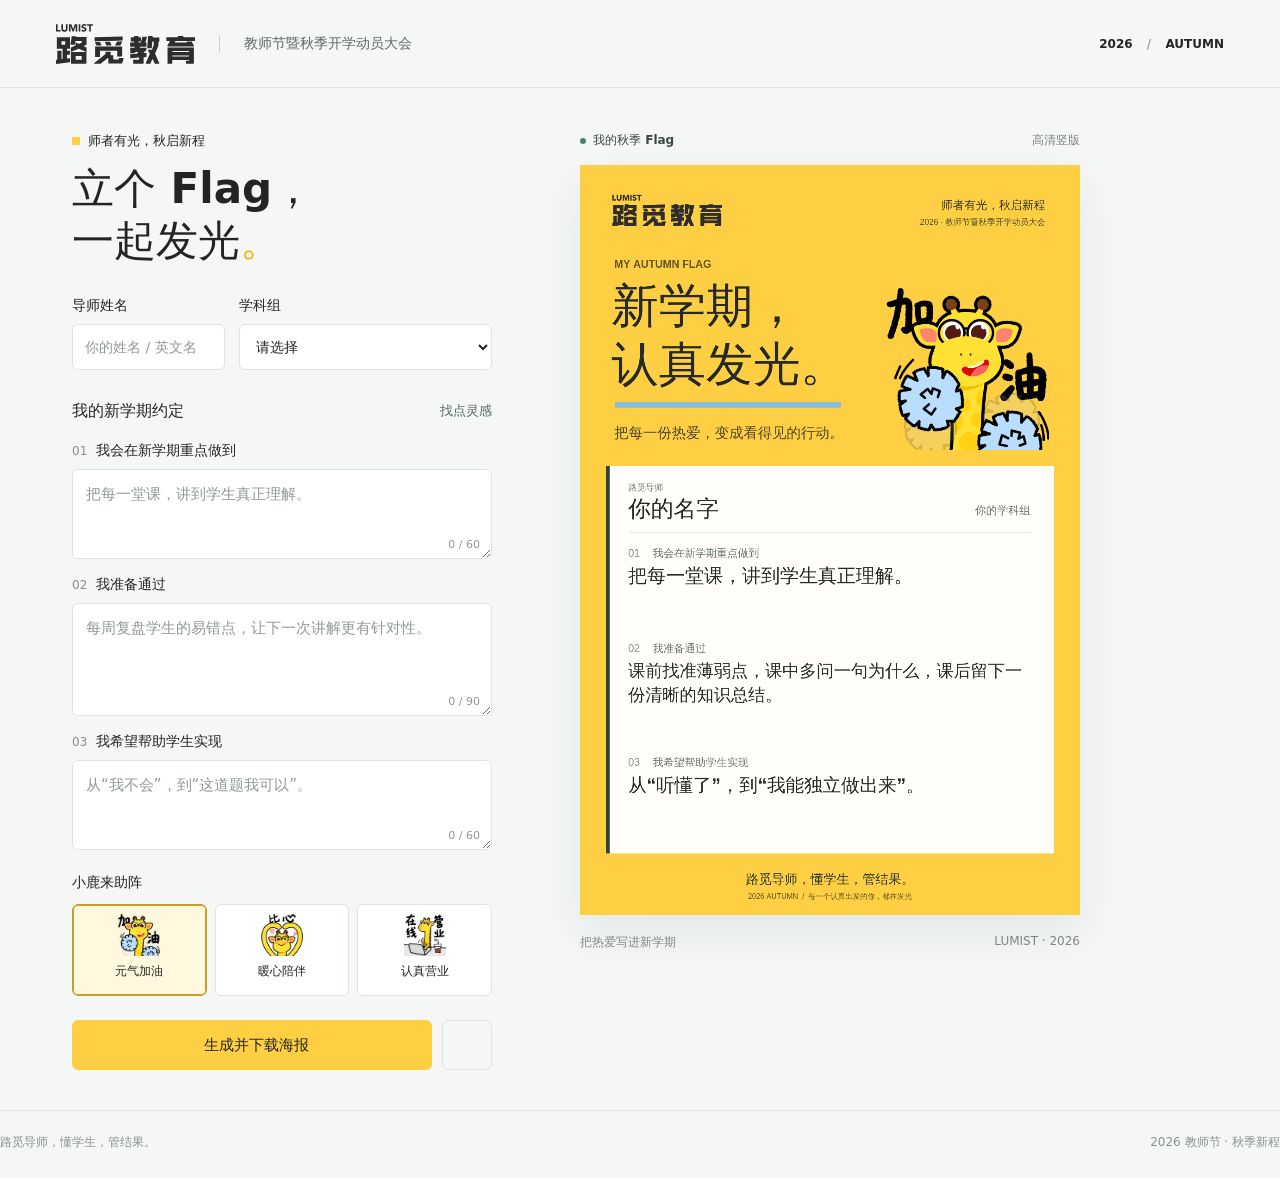
<file: lumist-autumn-flag-2026/index.html>
<!doctype html>
<html lang="zh-CN">
<head>
  <meta charset="UTF-8">
  <meta name="viewport" content="width=device-width, initial-scale=1">
  <meta name="theme-color" content="#ffcf43">
  <meta name="description" content="路觅导师秋季 Flag 海报：写下新学期的目标、行动与期待，生成你的专属海报。">
  <title>路觅导师 · 秋季 Flag</title>
  <link rel="icon" type="image/svg+xml" href="./assets/logo.svg">
  <link rel="stylesheet" href="./style.css">
  <script src="./assets/lucide.js" defer></script>
  <script src="./app.js" defer></script>
</head>
<body>
  <header class="site-header">
    <a class="brand" href="./" aria-label="路觅导师秋季 Flag 首页"><img src="./assets/logo.svg" alt="路觅教育" width="139" height="40"></a>
    <span class="event-title">教师节暨秋季开学动员大会</span>
    <span class="event-year">2026 <span>/</span> AUTUMN</span>
  </header>
  <main class="workspace">
    <section class="editor" aria-labelledby="page-title">
      <div class="intro">
        <p class="eyebrow"><span></span> 师者有光，秋启新程</p>
        <h1 id="page-title">立个 Flag，<br>一起发光<span class="yellow-dot">。</span></h1>
      </div>
      <form id="flag-form" novalidate>
        <div class="identity-row">
          <div class="field">
            <label for="mentor-name">导师姓名</label>
            <input id="mentor-name" name="name" type="text" maxlength="20" placeholder="你的姓名 / 英文名" autocomplete="name" required>
          </div>
          <div class="field">
            <label for="department">学科组</label>
            <select id="department" name="department" required>
              <option value="">请选择</option>
              <option>财会金融组</option>
              <option>国课-数学组</option>
              <option>国课-文科社科组</option>
              <option>国课-物化生组</option>
              <option>经商管理组</option>
              <option>计算机/信息工程/机械工程组</option>
              <option>人文社科组</option>
              <option>数统组</option>
              <option>物化生组</option>
            </select>
          </div>
        </div>
        <div class="section-label"><h2>我的新学期约定</h2><button type="button" id="inspiration" class="text-button" title="选择一组 Flag 参考"><i data-lucide="lightbulb" aria-hidden="true"></i>找点灵感</button></div>
        <div class="field pledge-field">
          <label for="goal"><span class="field-number">01</span>我会在新学期重点做到</label>
          <div class="textarea-wrap"><textarea id="goal" name="goal" rows="2" maxlength="60" placeholder="把每一堂课，讲到学生真正理解。" required></textarea><span class="counter" id="goal-count">0 / 60</span></div>
        </div>
        <div class="field pledge-field">
          <label for="action"><span class="field-number">02</span>我准备通过</label>
          <div class="textarea-wrap"><textarea id="action" name="action" rows="3" maxlength="90" placeholder="每周复盘学生的易错点，让下一次讲解更有针对性。" required></textarea><span class="counter" id="action-count">0 / 90</span></div>
        </div>
        <div class="field pledge-field">
          <label for="outcome"><span class="field-number">03</span>我希望帮助学生实现</label>
          <div class="textarea-wrap"><textarea id="outcome" name="outcome" rows="2" maxlength="60" placeholder="从“我不会”，到“这道题我可以”。" required></textarea><span class="counter" id="outcome-count">0 / 60</span></div>
        </div>
        <fieldset class="mascot-picker"><legend>小鹿来助阵</legend><div class="mascot-options">
          <label class="mascot-option"><input type="radio" name="mascot" value="cheer" checked><span><img src="./assets/cheer.png" alt="" width="46" height="46"><span>元气加油</span><i data-lucide="check" aria-hidden="true"></i></span></label>
          <label class="mascot-option"><input type="radio" name="mascot" value="heart"><span><img src="./assets/heart.png" alt="" width="46" height="46"><span>暖心陪伴</span><i data-lucide="check" aria-hidden="true"></i></span></label>
          <label class="mascot-option"><input type="radio" name="mascot" value="ready"><span><img src="./assets/ready.png" alt="" width="46" height="46"><span>认真营业</span><i data-lucide="check" aria-hidden="true"></i></span></label>
        </div></fieldset>
        <p class="form-error" id="form-error" role="alert" hidden></p>
        <div class="actions"><button class="primary-button" id="download" type="submit"><i data-lucide="download" aria-hidden="true"></i><span>生成并下载海报</span></button><button class="icon-button" id="copy" type="button" aria-label="复制 Flag 文案" title="复制 Flag 文案"><i data-lucide="copy" aria-hidden="true"></i></button></div>
      </form>
    </section>
    <section class="preview-area" aria-label="专属海报预览">
      <div class="preview-topline"><span><span class="live-dot"></span>我的秋季 Flag</span><span>高清竖版</span></div>
      <div class="poster-frame" id="poster-frame" aria-busy="true">
        <canvas id="poster" width="1080" height="1620" role="img" aria-label="秋季 Flag 海报预览"></canvas>
        <div class="loading-overlay" id="loading-overlay">正在准备小鹿…</div>
      </div>
      <div class="preview-bottom"><span>把热爱写进新学期</span><span>LUMIST · 2026</span></div>
      <div class="asset-error" id="asset-error" role="alert" hidden><span>小鹿素材加载失败，请重试。</span><button type="button" id="retry-assets" class="text-button">重新加载</button></div>
    </section>
  </main>
  <footer class="site-footer"><span>路觅导师，懂学生，管结果。</span><span>2026 教师节 · 秋季新程</span></footer>
  <dialog id="inspiration-dialog" class="inspiration-dialog" aria-labelledby="inspiration-title">
    <div class="dialog-heading"><h2 id="inspiration-title">从一个小小的行动开始</h2><button type="button" class="icon-button close-dialog" aria-label="关闭"><i data-lucide="x" aria-hidden="true"></i></button></div>
    <div class="inspiration-list" id="inspiration-list"></div>
  </dialog>
  <dialog id="result-dialog" class="result-dialog" aria-labelledby="result-title">
    <div class="dialog-heading"><div><p class="eyebrow">FLAG 已立，热爱启程</p><h2 id="result-title">你的新学期，开始发光。</h2></div><button type="button" class="icon-button close-dialog" aria-label="关闭"><i data-lucide="x" aria-hidden="true"></i></button></div>
    <div class="result-image-wrap"><img id="result-image" alt="我的秋季 Flag 海报"></div>
    <div class="result-actions"><a class="primary-button" id="save-image" download="路觅秋季Flag.png"><i data-lucide="download" aria-hidden="true"></i>保存海报</a><button type="button" id="share-image" class="secondary-button" hidden><i data-lucide="share-2" aria-hidden="true"></i>分享</button></div>
  </dialog>
  <div class="toast" id="toast" role="status" hidden></div>
</body>
</html>
</file>
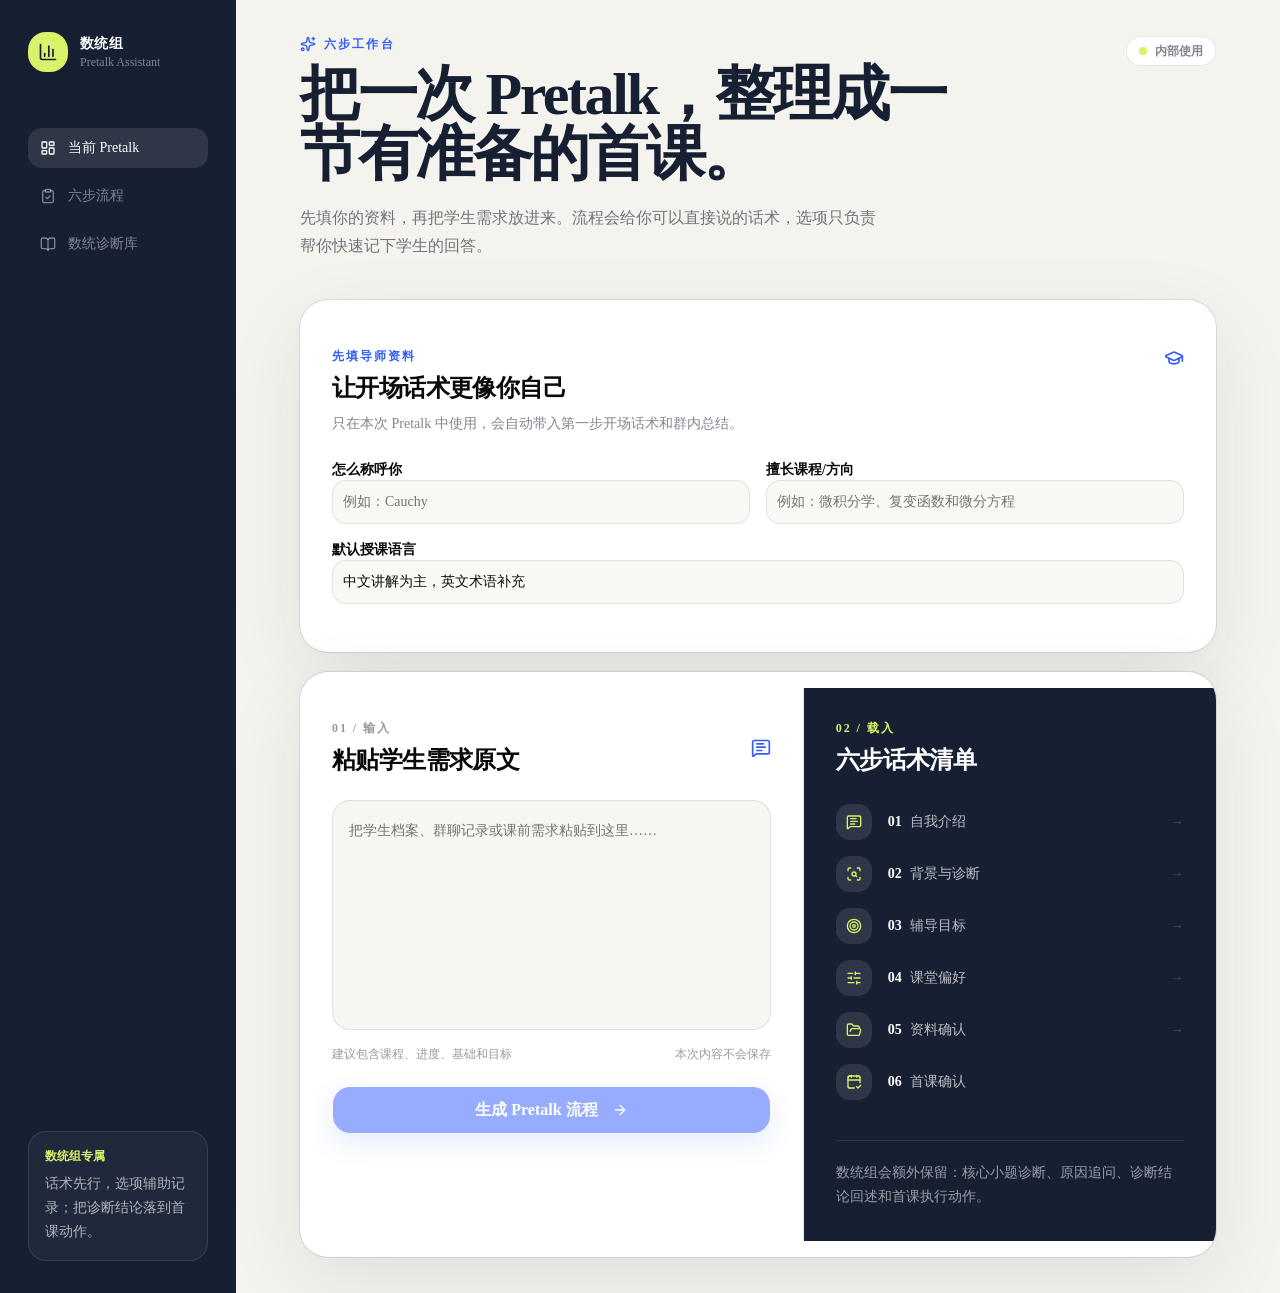
<file: pretalk-assistant/index.html>
<!doctype html>
<html lang="zh-CN">
  <head>
    <meta charset="UTF-8" />
    <meta name="viewport" content="width=device-width, initial-scale=1.0" />
    <meta name="theme-color" content="#17213A" />
    <meta name="description" content="数统组导师 Pretalk Assistant" />
    <link rel="icon" href="./favicon.svg" />
    <title>数统组 Pretalk Assistant</title>
    <script type="module" crossorigin src="./assets/index-Bnihi4Ju.js"></script>
    <link rel="stylesheet" crossorigin href="./assets/index-CG_eKJb4.css">
  </head>
  <body>
    <div id="root"></div>
  </body>
</html>
</file>
<file: lumist-autumn-flag-2026/style.css>
:root{--yellow:#ffcf43;--ink:#222522;--muted:#777c7c;--line:#dfe3e3;--paper:#fff;--page:#f5f7f7;--blue:#dcebf4;--radius:6px;font-family:"PingFang SC","Microsoft YaHei","Noto Sans CJK SC",system-ui,sans-serif;color:var(--ink);font-synthesis:none;letter-spacing:0}
*{box-sizing:border-box}body{margin:0;background:var(--page)}button,input,select,textarea{font:inherit;color:inherit}button,a,input,select,textarea{-webkit-tap-highlight-color:transparent}button,a{touch-action:manipulation}button{cursor:pointer}button:disabled{cursor:wait;opacity:.6}a{color:inherit}button:focus-visible,a:focus-visible,input:focus-visible,textarea:focus-visible,select:focus-visible{outline:3px solid #3683ab;outline-offset:3px}[hidden]{display:none!important}svg{width:19px;height:19px;flex-shrink:0}button{border:0}h1,h2,p{margin:0}.site-header{height:88px;max-width:1440px;margin:auto;display:flex;align-items:center;gap:24px;padding:0 56px;border-bottom:1px solid var(--line)}.brand{display:flex;align-items:center;flex-shrink:0}.brand img{width:139px;height:40px}.event-title{font-size:14px;border-left:1px solid #cbd1d0;padding-left:24px;color:#606766}.event-year{margin-left:auto;font-size:12px;font-weight:600;white-space:nowrap}.event-year span{color:#9ba29f;margin:0 10px}.workspace{max-width:1232px;padding:44px 48px 40px;display:grid;grid-template-columns:minmax(340px,420px) minmax(360px,500px);gap:88px;margin:auto;align-items:start}.intro{margin-bottom:30px}.eyebrow{font-size:13px;font-weight:600;display:flex;gap:8px;align-items:center}.eyebrow>span{display:inline-block;width:8px;height:8px;background:var(--yellow)}h1{font-size:42px;line-height:1.24;font-weight:800;margin-top:13px}.yellow-dot{color:#ecb300}.identity-row{display:grid;grid-template-columns:minmax(0,1fr) minmax(0,1fr);gap:14px}.field label{display:block;font-size:14px;font-weight:600;margin-bottom:9px}input[type=text],select,textarea{border:1px solid var(--line);border-radius:var(--radius);background:white;width:100%;min-width:0;transition:border-color .16s,box-shadow .16s}input[type=text],select{height:46px;padding:0 12px;font-size:14px}select{padding-right:8px}input::placeholder,textarea::placeholder{color:#929998}textarea{display:block;resize:vertical;min-height:90px;padding:12px 13px 27px;font-size:15px;line-height:1.6;max-height:220px}input:hover,select:hover,textarea:hover{border-color:#aeb6b2}input:focus,select:focus,textarea:focus{border-color:#ae870e;box-shadow:0 0 0 3px #ffcf4326;outline:none}[aria-invalid=true]{border-color:#be4141!important}.other-department{margin-top:14px}.section-label{display:flex;align-items:center;justify-content:space-between;gap:12px;margin:28px 0 18px}.section-label h2{font-size:16px;font-weight:700}.text-button{background:transparent;color:#566764;display:inline-flex;align-items:center;gap:5px;font-size:13px;font-weight:500;padding:4px 0}.text-button:hover{color:#181d1b}.text-button svg{width:15px;height:15px}.pledge-field{margin-bottom:17px}.field-number{font-size:12px;font-weight:500;color:#888f8b;margin-right:9px}.textarea-wrap{position:relative}.counter{position:absolute;bottom:8px;right:12px;color:#909692;font-size:11px;pointer-events:none}.mascot-picker{border:0;padding:0;margin:24px 0}.mascot-picker legend{font-size:14px;font-weight:600;margin-bottom:12px;padding:0}.mascot-options{display:grid;grid-template-columns:repeat(3,minmax(0,1fr));gap:8px}.mascot-option{position:relative;cursor:pointer}.mascot-option>input{position:absolute;width:1px;height:1px;opacity:0}.mascot-option>span{display:flex;align-items:center;flex-direction:column;padding:9px 3px 8px;border:1px solid var(--line);border-radius:6px;background:white;gap:7px;position:relative;min-height:86px}.mascot-option img{object-fit:contain;width:42px;height:42px}.mascot-option span span{font-size:12px}.mascot-option svg{position:absolute;top:7px;right:6px;width:12px;height:12px;opacity:0}.mascot-option>input:checked+span{border-color:#ca9f20;background:#fff8df;box-shadow:inset 0 0 0 1px #ca9f20}.mascot-option>input:checked+span svg{opacity:1}.mascot-option>input:focus-visible+span{outline:3px solid #3683ab;outline-offset:3px}.actions{display:flex;gap:10px}.primary-button{display:inline-flex;align-items:center;justify-content:center;gap:9px;min-height:50px;background:var(--yellow);border:1px solid var(--yellow);border-radius:6px;font-size:15px;font-weight:700;text-decoration:none;padding:12px 21px}.primary-button:hover{background:#ffd862;border-color:#ffd862}.actions>.primary-button{flex:1}.icon-button{display:inline-flex;align-items:center;justify-content:center;background:transparent;border:1px solid var(--line);width:50px;height:50px;flex-shrink:0;border-radius:6px}.icon-button:hover{background:#e9edec}.secondary-button{display:inline-flex;gap:8px;align-items:center;justify-content:center;min-height:50px;border:1px solid var(--line);border-radius:6px;padding:12px 20px;background:#fff;font-weight:600;font-size:15px}.form-error{font-size:13px;color:#b33131;line-height:1.6;margin-bottom:13px}.preview-area{position:sticky;top:28px;min-width:0}.preview-topline{display:flex;justify-content:space-between;align-items:center;font-size:12px;color:#7c8380;margin:0 0 16px}.preview-topline>span:first-child{color:#3a4842;font-weight:600;display:flex;align-items:center;gap:7px}.live-dot{width:6px;height:6px;border-radius:50%;background:#4b826b}.poster-frame{position:relative;width:100%;aspect-ratio:2/3;background:var(--yellow);box-shadow:0 18px 42px #18352b14;overflow:hidden}canvas{display:block;width:100%;height:100%;object-fit:contain}.loading-overlay{position:absolute;inset:0;display:flex;align-items:center;justify-content:center;background:#ffcf43;font-size:15px}.preview-bottom{display:flex;justify-content:space-between;gap:12px;font-size:12px;color:#838986;margin-top:19px}.asset-error{margin-top:15px;font-size:14px;color:#b33131;display:flex;gap:15px;align-items:center}.site-footer{max-width:1328px;margin:0 auto;padding:23px 0 27px;border-top:1px solid var(--line);display:flex;align-items:center;justify-content:space-between;font-size:12px;color:#8a918e}.toast{position:fixed;bottom:30px;left:50%;transform:translateX(-50%);z-index:100;background:#24392f;color:#fff;padding:13px 20px;border-radius:6px;box-shadow:0 5px 25px #0002;font-size:14px;max-width:calc(100% - 32px);text-align:center;width:max-content}.inspiration-dialog,.result-dialog{border:0;padding:26px;border-radius:8px;background:var(--page);color:var(--ink);max-width:calc(100% - 28px);width:540px;max-height:92dvh;box-shadow:0 24px 80px #0003}.result-dialog{width:510px}.inspiration-dialog::backdrop,.result-dialog::backdrop{background:#13281cb0;backdrop-filter:blur(3px)}.dialog-heading{display:flex;align-items:center;justify-content:space-between;gap:16px;margin-bottom:23px}.dialog-heading h2{font-size:20px;line-height:1.45}.dialog-heading .eyebrow{font-size:11px;color:#78847d;margin-bottom:7px}.dialog-heading .icon-button{width:34px;height:34px;border:0}.inspiration-list{display:grid;gap:12px}.inspiration-item{padding:19px;background:#fff;border:1px solid var(--line);border-radius:6px;text-align:left;position:relative}.inspiration-item:hover{border-color:#b99839;background:#fff9e6}.inspiration-item strong{font-size:16px;display:block;margin-bottom:9px}.inspiration-item p{font-size:14px;line-height:1.7;color:#68756d}.inspiration-item svg{position:absolute;top:20px;right:18px}.result-image-wrap{background:#e9eeec;padding:15px;max-height:61dvh;overflow:auto;text-align:center}.result-image-wrap>img{width:min(100%,330px);height:auto;display:block;margin:auto;box-shadow:0 4px 14px #0001}.result-actions{display:flex;gap:10px;margin-top:20px}.result-actions .primary-button{flex:1}
@media(min-width:1450px){.workspace{max-width:1290px;grid-template-columns:minmax(360px,430px) minmax(420px,540px);gap:100px;padding-top:50px}.preview-area{top:30px}}
@media(max-width:1100px){.site-header{padding:0 32px}.workspace{gap:44px;padding:36px 32px;grid-template-columns:minmax(300px,400px) minmax(300px,460px)}h1{font-size:38px}.site-footer{margin:0 32px}.event-title{font-size:12px}}
@media(max-width:760px){.site-header{height:73px;padding:0 22px;gap:16px}.brand img{width:118px;height:34px}.event-title{display:none}.event-year{font-size:11px}.workspace{display:flex;flex-direction:column;padding:28px 22px 35px;gap:34px;max-width:540px}.editor,.preview-area{width:100%}.preview-area{position:static}.intro{margin-bottom:25px}h1{font-size:36px}.intro h1 br{display:none}.eyebrow{font-size:12px}.identity-row{gap:12px}.field label{font-size:14px}.section-label{margin-top:25px}.preview-topline{margin-bottom:12px}.site-footer{margin:0 22px;font-size:11px;gap:16px;flex-wrap:wrap}.inspiration-dialog,.result-dialog{padding:19px}.dialog-heading h2{font-size:18px}.result-actions{margin-top:16px}input[type=text],select,textarea{font-size:16px}.actions>.primary-button{min-height:54px}.actions>.icon-button{height:54px;width:54px}}
.identity-row{grid-template-columns:minmax(0,1fr) minmax(0,1.65fr)}
@media(max-width:760px){.identity-row{grid-template-columns:minmax(0,1fr)}}
@media(prefers-reduced-motion:reduce){*{scroll-behavior:auto!important;transition:none!important}}
</file>
